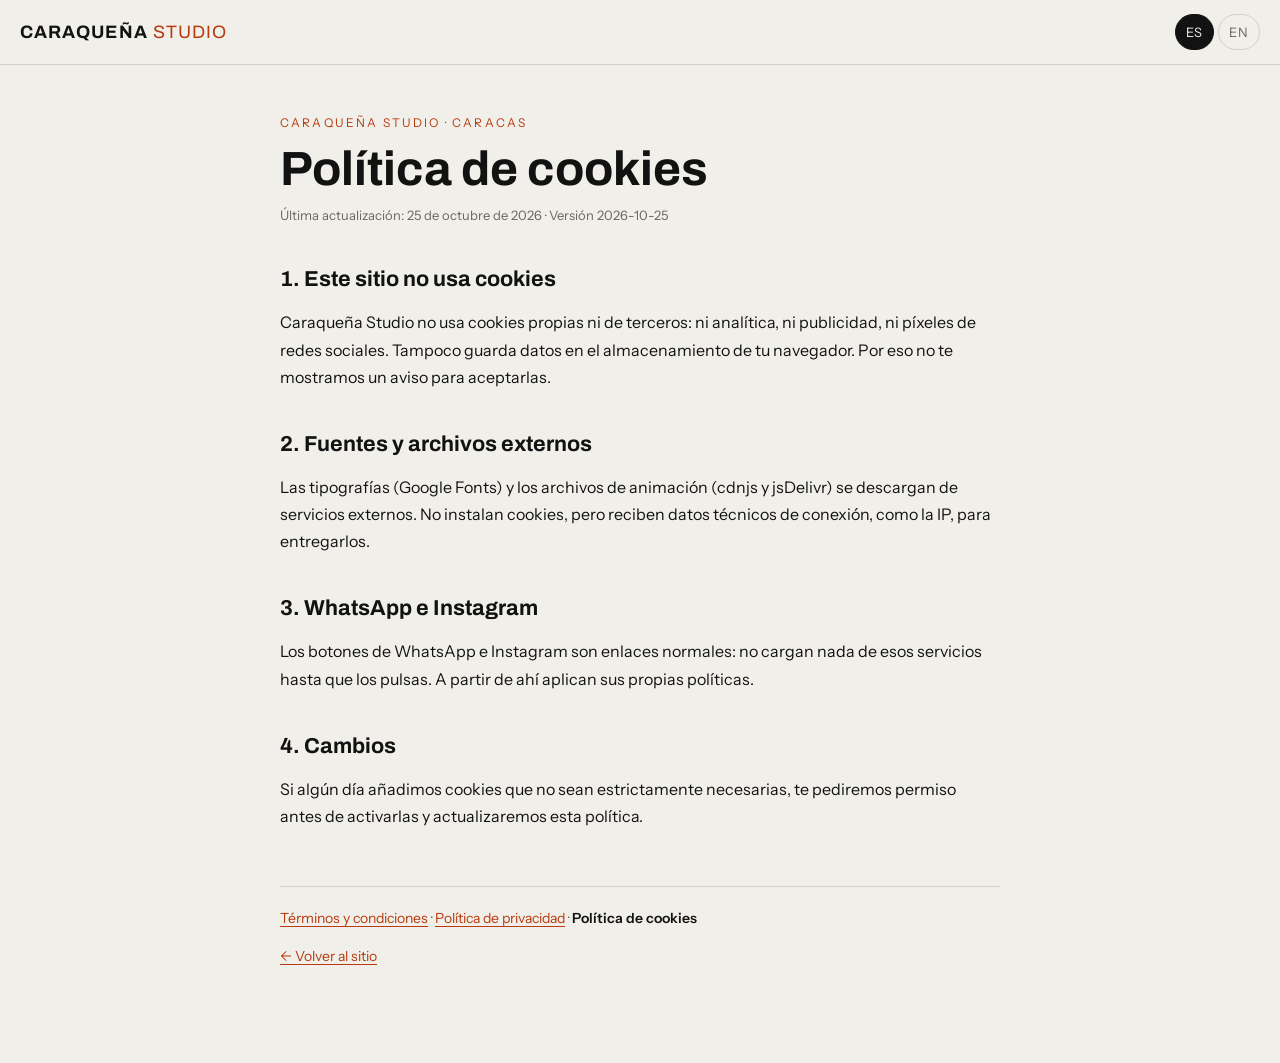
<file: cookies.html>
<!DOCTYPE html>
<html lang="es">
<head>
<meta charset="UTF-8">
<meta name="viewport" content="width=device-width, initial-scale=1">
<title>Política de cookies — Caraqueña Studio</title>
<meta name="description" content="Caraqueña Studio no usa cookies ni guarda datos en tu navegador.">
<meta name="robots" content="noindex, follow">
<link rel="icon" href="img/favicon.svg" type="image/svg+xml">
<link rel="icon" href="img/favicon-32.png" sizes="32x32" type="image/png">
<link rel="icon" href="img/favicon-48.png" sizes="48x48" type="image/png">
<link rel="icon" href="img/favicon-192.png" sizes="192x192" type="image/png">
<link rel="preconnect" href="https://fonts.googleapis.com">
<link rel="preconnect" href="https://fonts.gstatic.com" crossorigin>
<link href="https://fonts.googleapis.com/css2?family=Archivo:wght@500;700&family=Instrument+Sans:wght@400;500;600&display=swap" rel="stylesheet">
<style>
:root { --bg: #F1EFEA; --ink: #121212; --muted: #6B675F; --accent: #B83A0E; --line: rgba(18,18,18,.14); --card: #E7E4DD; }
*, *::before, *::after { box-sizing: border-box; }
html { -webkit-text-size-adjust: 100%; }
body { margin: 0; background: var(--bg); color: var(--ink); font-family: 'Instrument Sans', system-ui, sans-serif; font-size: 16px; line-height: 1.7; }
.lg-top { position: sticky; top: 0; z-index: 2; display: flex; align-items: center; justify-content: space-between; gap: 16px; padding: 14px 20px; background: var(--bg); border-bottom: 1px solid var(--line); }
.lg-brand { font-family: 'Archivo', system-ui, sans-serif; font-size: 18px; letter-spacing: 0.06em; text-transform: uppercase; color: var(--ink); text-decoration: none; font-weight: 700; }
.lg-lang { display: flex; gap: 4px; }
.lg-lang button { font: inherit; font-size: 13px; letter-spacing: 0.08em; padding: 6px 10px; border: 1px solid var(--line); background: transparent; color: var(--muted); border-radius: 999px; cursor: pointer; }
.lg-lang button[aria-pressed="true"] { background: var(--ink); color: var(--bg); border-color: var(--ink); }
main { max-width: 760px; margin: 0 auto; padding: 48px 20px 80px; }
.lg-kicker { margin: 0; font-size: 12px; letter-spacing: 0.18em; text-transform: uppercase; color: var(--accent); }
h1 { font-family: 'Archivo', system-ui, sans-serif; font-weight: 700; font-size: clamp(2rem, 1.4rem + 2.6vw, 3rem); line-height: 1.1; margin: 10px 0 8px; }
h2 { font-family: 'Archivo', system-ui, sans-serif; font-weight: 700; font-size: 1.35rem; line-height: 1.25; margin: 40px 0 10px; }
.lg-meta span { white-space: nowrap; }
.lg-meta { margin: 0 0 24px; font-size: 13px; color: var(--muted); }
p, li { color: var(--ink); }
ul { padding-left: 1.2em; }
li { margin: 6px 0; }
a { color: var(--accent); text-underline-offset: 3px; }
.lg-table { overflow-x: auto; margin: 12px 0; border: 1px solid var(--line); border-radius: 10px; }
table { width: 100%; border-collapse: collapse; font-size: 14px; }
th, td { text-align: left; vertical-align: top; padding: 10px 12px; border-bottom: 1px solid var(--line); }
th { background: var(--card); font-weight: 600; }
tr:last-child td { border-bottom: 0; }
.lg-docs { margin-top: 56px; padding-top: 20px; border-top: 1px solid var(--line); font-size: 14px; color: var(--muted); }
.lg-docs a[aria-current] { color: var(--ink); text-decoration: none; font-weight: 600; }
.lg-back { font-size: 14px; }
:focus-visible { outline: 2px solid var(--accent); outline-offset: 2px; }
</style>
</head>
<body>
<header class="lg-top"><a class="lg-brand" href="index.html" data-home-en="index-en.html">Caraqueña <span style="color:#B83A0E;font-weight:400">studio</span></a><div class="lg-lang" role="group" aria-label="Idioma / Language"><button type="button" data-lc="es">ES</button><button type="button" data-lc="en">EN</button></div></header>
<main>
<article data-lang="es" lang="es">
  <p class="lg-kicker">Caraqueña Studio · Caracas</p>
  <h1>Política de cookies</h1>
  <p class="lg-meta"><span>Última actualización: 25 de octubre de 2026</span> · <span>Versión 2026-10-25</span></p>
  <div class="lg-intro"></div>
  <section><h2>1. Este sitio no usa cookies</h2><p>Caraqueña Studio no usa cookies propias ni de terceros: ni analítica, ni publicidad, ni píxeles de redes sociales. Tampoco guarda datos en el almacenamiento de tu navegador. Por eso no te mostramos un aviso para aceptarlas.</p></section><section><h2>2. Fuentes y archivos externos</h2><p>Las tipografías (Google Fonts) y los archivos de animación (cdnjs y jsDelivr) se descargan de servicios externos. No instalan cookies, pero reciben datos técnicos de conexión, como la IP, para entregarlos.</p></section><section><h2>3. WhatsApp e Instagram</h2><p>Los botones de WhatsApp e Instagram son enlaces normales: no cargan nada de esos servicios hasta que los pulsas. A partir de ahí aplican sus propias políticas.</p></section><section><h2>4. Cambios</h2><p>Si algún día añadimos cookies que no sean estrictamente necesarias, te pediremos permiso antes de activarlas y actualizaremos esta política.</p></section>
  <nav class="lg-docs" aria-label="Legal"><a href="terminos.html">Términos y condiciones</a> · <a href="privacidad.html">Política de privacidad</a> · <a href="cookies.html" aria-current="page">Política de cookies</a></nav>
  <p class="lg-back"><a href="index.html">← Volver al sitio</a></p>
</article><article data-lang="en" hidden lang="en">
  <p class="lg-kicker">Caraqueña Studio · Caracas</p>
  <h1>Cookie policy</h1>
  <p class="lg-meta"><span>Last updated: October 25, 2026</span> · <span>Version 2026-10-25</span></p>
  <div class="lg-intro"><p>The Spanish version prevails in case of discrepancy.</p></div>
  <section><h2>1. This site uses no cookies</h2><p>Caraqueña Studio uses no first-party or third-party cookies: no analytics, advertising or social media pixels. It does not store data in your browser's storage either. That is why we do not show you a banner to accept them.</p></section><section><h2>2. External fonts and files</h2><p>The fonts (Google Fonts) and animation files (cdnjs and jsDelivr) are downloaded from external services. They set no cookies but receive technical connection data, such as your IP, to deliver them.</p></section><section><h2>3. WhatsApp and Instagram</h2><p>The WhatsApp and Instagram buttons are plain links: nothing from those services loads until you tap them. From then on, their own policies apply.</p></section><section><h2>4. Changes</h2><p>If we ever add cookies that are not strictly necessary, we will ask for your permission before enabling them and update this policy.</p></section>
  <nav class="lg-docs" aria-label="Legal"><a href="terminos.html">Terms and conditions</a> · <a href="privacidad.html">Privacy policy</a> · <a href="cookies.html" aria-current="page">Cookie policy</a></nav>
  <p class="lg-back"><a href="index-en.html">← Back to the site</a></p>
</article>
</main>
<script>
(function () {
  var KEY = '', titles = {'es': 'Política de cookies — Caraqueña Studio', 'en': 'Cookie policy — Caraqueña Studio'};
  function setLang(l, save) {
    if (!titles[l]) l = 'es';
    document.querySelectorAll('article[data-lang]').forEach(function (a) { a.hidden = a.dataset.lang !== l; });
    document.querySelectorAll('.lg-lang button').forEach(function (b) { b.setAttribute('aria-pressed', b.dataset.lc === l); });
    document.documentElement.lang = l; document.title = titles[l];
    var home = document.querySelector('.lg-brand'); if (home && home.dataset.homeEn) home.href = l === 'en' ? home.dataset.homeEn : 'index.html';
    if (!KEY) document.querySelectorAll('.lg-docs a').forEach(function (a) { a.href = a.getAttribute('href').split('?')[0] + (l === 'es' ? '' : '?lang=' + l); });
    if (save && KEY) { try { localStorage.setItem(KEY, l); } catch (e) {} }
  }
  var q = new URLSearchParams(location.search).get('lang'), saved = null;
  if (KEY) { try { saved = localStorage.getItem(KEY); } catch (e) {} }
  setLang(q || saved || 'es', !!q);
  document.querySelectorAll('.lg-lang button').forEach(function (b) {
    b.addEventListener('click', function () { setLang(b.dataset.lc, true); });
  });
})();
</script>
</body>
</html>
</file>
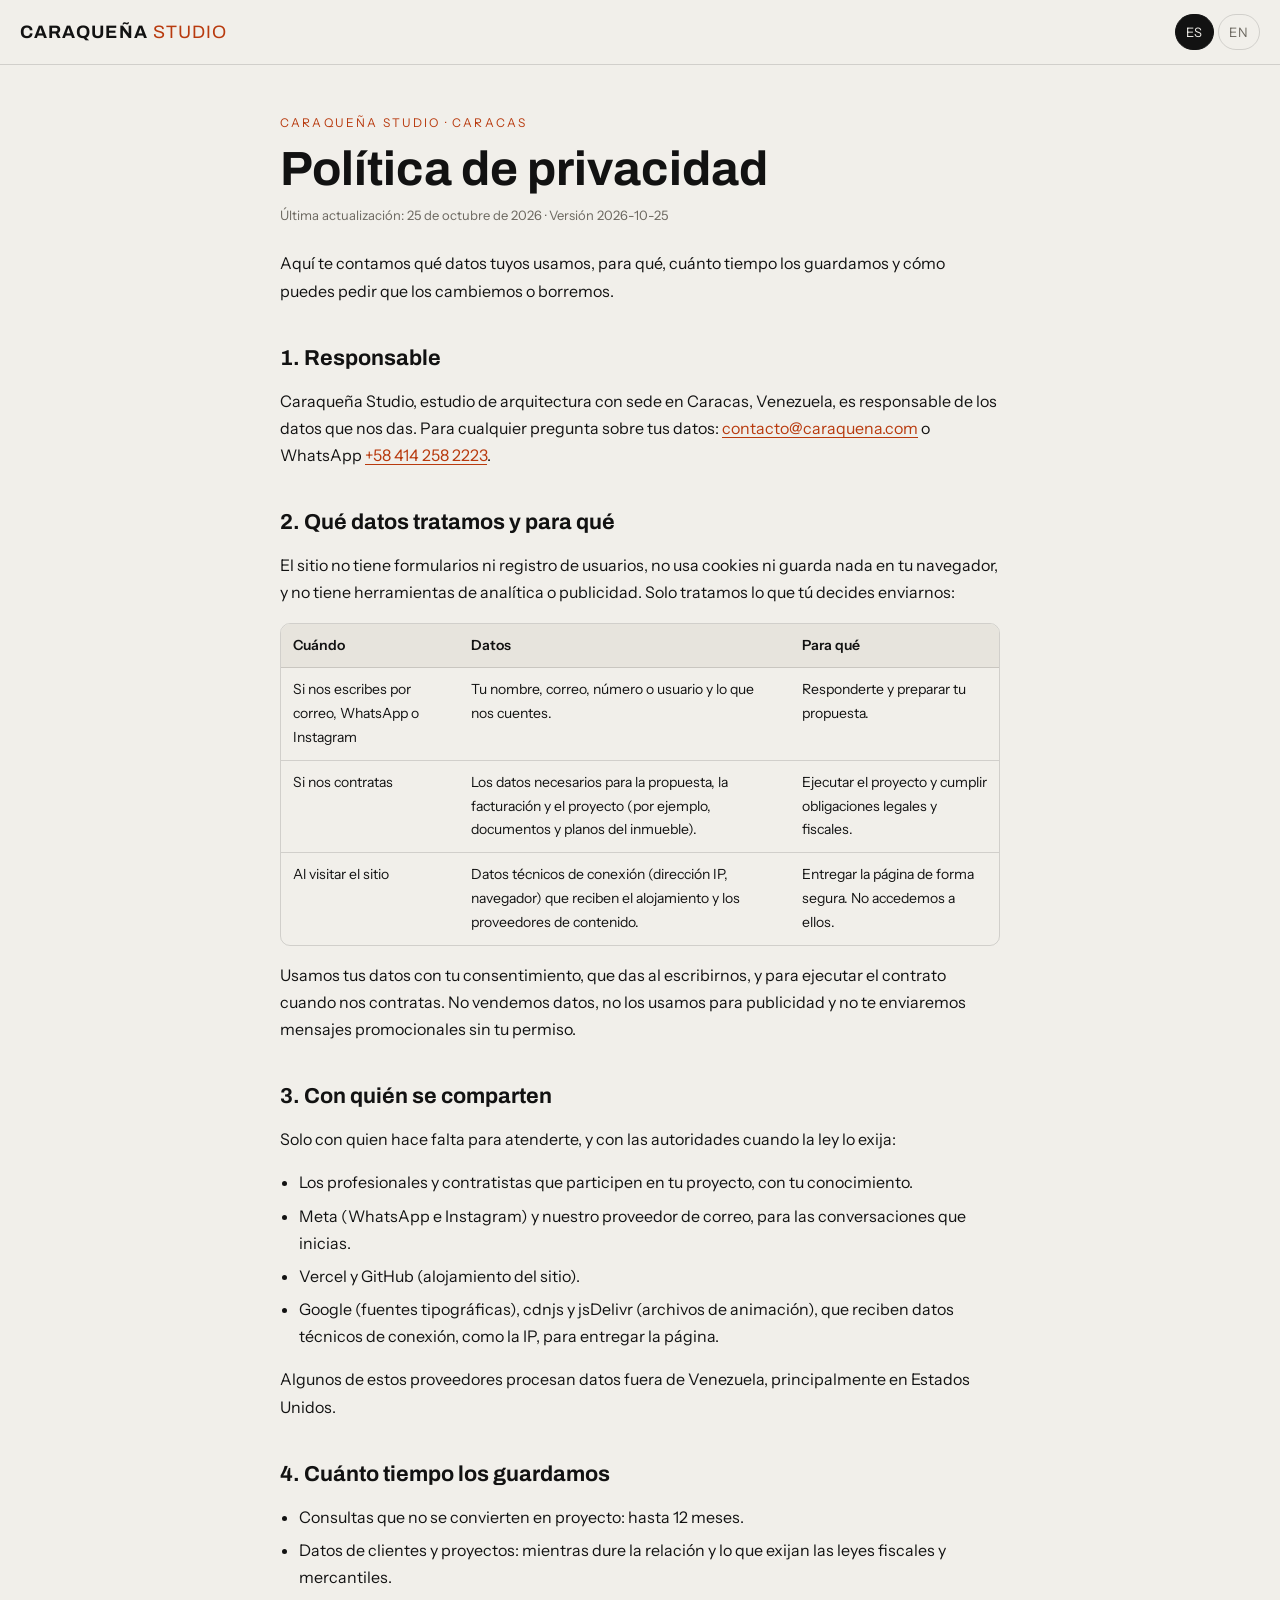
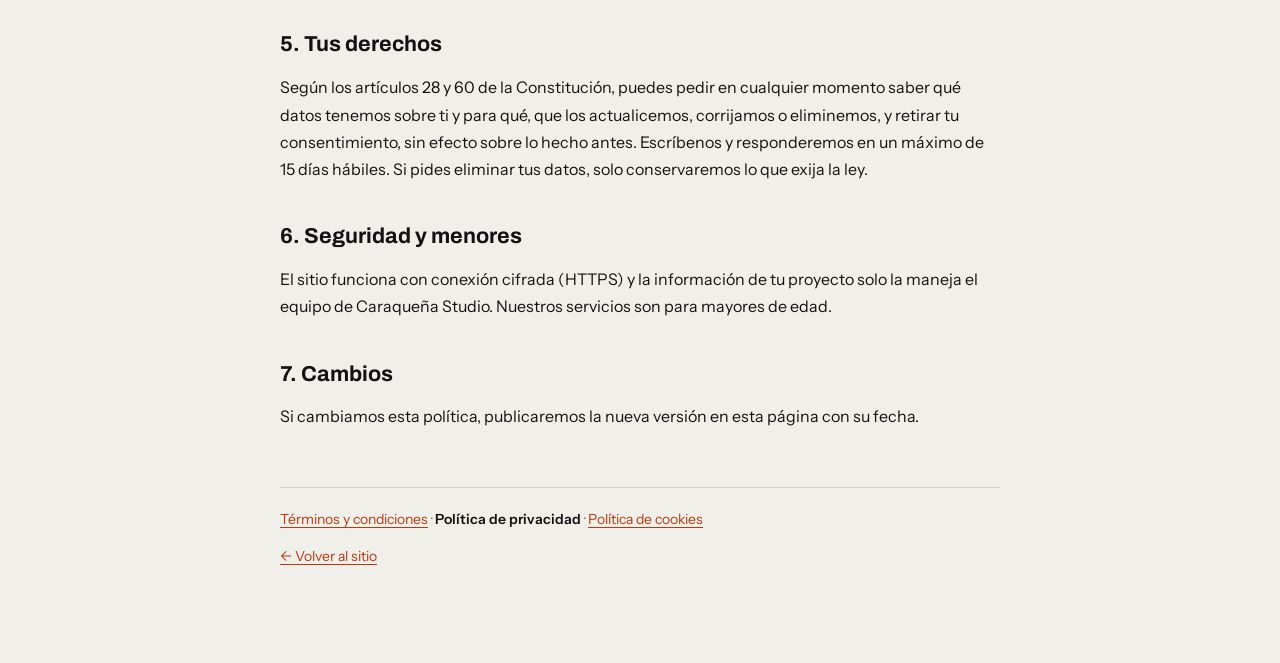
<file: privacidad.html>
<!DOCTYPE html>
<html lang="es">
<head>
<meta charset="UTF-8">
<meta name="viewport" content="width=device-width, initial-scale=1">
<title>Política de privacidad — Caraqueña Studio</title>
<meta name="description" content="Qué datos trata Caraqueña Studio, para qué, con quién se comparten y cómo ejercer tus derechos.">
<meta name="robots" content="noindex, follow">
<link rel="icon" href="img/favicon.svg" type="image/svg+xml">
<link rel="icon" href="img/favicon-32.png" sizes="32x32" type="image/png">
<link rel="icon" href="img/favicon-48.png" sizes="48x48" type="image/png">
<link rel="icon" href="img/favicon-192.png" sizes="192x192" type="image/png">
<link rel="preconnect" href="https://fonts.googleapis.com">
<link rel="preconnect" href="https://fonts.gstatic.com" crossorigin>
<link href="https://fonts.googleapis.com/css2?family=Archivo:wght@500;700&family=Instrument+Sans:wght@400;500;600&display=swap" rel="stylesheet">
<style>
:root { --bg: #F1EFEA; --ink: #121212; --muted: #6B675F; --accent: #B83A0E; --line: rgba(18,18,18,.14); --card: #E7E4DD; }
*, *::before, *::after { box-sizing: border-box; }
html { -webkit-text-size-adjust: 100%; }
body { margin: 0; background: var(--bg); color: var(--ink); font-family: 'Instrument Sans', system-ui, sans-serif; font-size: 16px; line-height: 1.7; }
.lg-top { position: sticky; top: 0; z-index: 2; display: flex; align-items: center; justify-content: space-between; gap: 16px; padding: 14px 20px; background: var(--bg); border-bottom: 1px solid var(--line); }
.lg-brand { font-family: 'Archivo', system-ui, sans-serif; font-size: 18px; letter-spacing: 0.06em; text-transform: uppercase; color: var(--ink); text-decoration: none; font-weight: 700; }
.lg-lang { display: flex; gap: 4px; }
.lg-lang button { font: inherit; font-size: 13px; letter-spacing: 0.08em; padding: 6px 10px; border: 1px solid var(--line); background: transparent; color: var(--muted); border-radius: 999px; cursor: pointer; }
.lg-lang button[aria-pressed="true"] { background: var(--ink); color: var(--bg); border-color: var(--ink); }
main { max-width: 760px; margin: 0 auto; padding: 48px 20px 80px; }
.lg-kicker { margin: 0; font-size: 12px; letter-spacing: 0.18em; text-transform: uppercase; color: var(--accent); }
h1 { font-family: 'Archivo', system-ui, sans-serif; font-weight: 700; font-size: clamp(2rem, 1.4rem + 2.6vw, 3rem); line-height: 1.1; margin: 10px 0 8px; }
h2 { font-family: 'Archivo', system-ui, sans-serif; font-weight: 700; font-size: 1.35rem; line-height: 1.25; margin: 40px 0 10px; }
.lg-meta span { white-space: nowrap; }
.lg-meta { margin: 0 0 24px; font-size: 13px; color: var(--muted); }
p, li { color: var(--ink); }
ul { padding-left: 1.2em; }
li { margin: 6px 0; }
a { color: var(--accent); text-underline-offset: 3px; }
.lg-table { overflow-x: auto; margin: 12px 0; border: 1px solid var(--line); border-radius: 10px; }
table { width: 100%; border-collapse: collapse; font-size: 14px; }
th, td { text-align: left; vertical-align: top; padding: 10px 12px; border-bottom: 1px solid var(--line); }
th { background: var(--card); font-weight: 600; }
tr:last-child td { border-bottom: 0; }
.lg-docs { margin-top: 56px; padding-top: 20px; border-top: 1px solid var(--line); font-size: 14px; color: var(--muted); }
.lg-docs a[aria-current] { color: var(--ink); text-decoration: none; font-weight: 600; }
.lg-back { font-size: 14px; }
:focus-visible { outline: 2px solid var(--accent); outline-offset: 2px; }
</style>
</head>
<body>
<header class="lg-top"><a class="lg-brand" href="index.html" data-home-en="index-en.html">Caraqueña <span style="color:#B83A0E;font-weight:400">studio</span></a><div class="lg-lang" role="group" aria-label="Idioma / Language"><button type="button" data-lc="es">ES</button><button type="button" data-lc="en">EN</button></div></header>
<main>
<article data-lang="es" lang="es">
  <p class="lg-kicker">Caraqueña Studio · Caracas</p>
  <h1>Política de privacidad</h1>
  <p class="lg-meta"><span>Última actualización: 25 de octubre de 2026</span> · <span>Versión 2026-10-25</span></p>
  <div class="lg-intro"><p>Aquí te contamos qué datos tuyos usamos, para qué, cuánto tiempo los guardamos y cómo puedes pedir que los cambiemos o borremos.</p></div>
  <section><h2>1. Responsable</h2><p>Caraqueña Studio, estudio de arquitectura con sede en Caracas, Venezuela, es responsable de los datos que nos das. Para cualquier pregunta sobre tus datos: <a href="mailto:contacto@caraquena.com">contacto@caraquena.com</a> o WhatsApp <a href="https://wa.me/584142582223">+58 414 258 2223</a>.</p></section><section><h2>2. Qué datos tratamos y para qué</h2><p>El sitio no tiene formularios ni registro de usuarios, no usa cookies ni guarda nada en tu navegador, y no tiene herramientas de analítica o publicidad. Solo tratamos lo que tú decides enviarnos:</p><div class="lg-table"><table><thead><tr><th>Cuándo</th><th>Datos</th><th>Para qué</th></tr></thead><tbody><tr><td>Si nos escribes por correo, WhatsApp o Instagram</td><td>Tu nombre, correo, número o usuario y lo que nos cuentes.</td><td>Responderte y preparar tu propuesta.</td></tr><tr><td>Si nos contratas</td><td>Los datos necesarios para la propuesta, la facturación y el proyecto (por ejemplo, documentos y planos del inmueble).</td><td>Ejecutar el proyecto y cumplir obligaciones legales y fiscales.</td></tr><tr><td>Al visitar el sitio</td><td>Datos técnicos de conexión (dirección IP, navegador) que reciben el alojamiento y los proveedores de contenido.</td><td>Entregar la página de forma segura. No accedemos a ellos.</td></tr></tbody></table></div><p>Usamos tus datos con tu consentimiento, que das al escribirnos, y para ejecutar el contrato cuando nos contratas. No vendemos datos, no los usamos para publicidad y no te enviaremos mensajes promocionales sin tu permiso.</p></section><section><h2>3. Con quién se comparten</h2><p>Solo con quien hace falta para atenderte, y con las autoridades cuando la ley lo exija:</p><ul><li>Los profesionales y contratistas que participen en tu proyecto, con tu conocimiento.</li><li>Meta (WhatsApp e Instagram) y nuestro proveedor de correo, para las conversaciones que inicias.</li><li>Vercel y GitHub (alojamiento del sitio).</li><li>Google (fuentes tipográficas), cdnjs y jsDelivr (archivos de animación), que reciben datos técnicos de conexión, como la IP, para entregar la página.</li></ul><p>Algunos de estos proveedores procesan datos fuera de Venezuela, principalmente en Estados Unidos.</p></section><section><h2>4. Cuánto tiempo los guardamos</h2><ul><li>Consultas que no se convierten en proyecto: hasta 12 meses.</li><li>Datos de clientes y proyectos: mientras dure la relación y lo que exijan las leyes fiscales y mercantiles.</li></ul></section><section><h2>5. Tus derechos</h2><p>Según los artículos 28 y 60 de la Constitución, puedes pedir en cualquier momento saber qué datos tenemos sobre ti y para qué, que los actualicemos, corrijamos o eliminemos, y retirar tu consentimiento, sin efecto sobre lo hecho antes. Escríbenos y responderemos en un máximo de 15 días hábiles. Si pides eliminar tus datos, solo conservaremos lo que exija la ley.</p></section><section><h2>6. Seguridad y menores</h2><p>El sitio funciona con conexión cifrada (HTTPS) y la información de tu proyecto solo la maneja el equipo de Caraqueña Studio. Nuestros servicios son para mayores de edad.</p></section><section><h2>7. Cambios</h2><p>Si cambiamos esta política, publicaremos la nueva versión en esta página con su fecha.</p></section>
  <nav class="lg-docs" aria-label="Legal"><a href="terminos.html">Términos y condiciones</a> · <a href="privacidad.html" aria-current="page">Política de privacidad</a> · <a href="cookies.html">Política de cookies</a></nav>
  <p class="lg-back"><a href="index.html">← Volver al sitio</a></p>
</article><article data-lang="en" hidden lang="en">
  <p class="lg-kicker">Caraqueña Studio · Caracas</p>
  <h1>Privacy policy</h1>
  <p class="lg-meta"><span>Last updated: October 25, 2026</span> · <span>Version 2026-10-25</span></p>
  <div class="lg-intro"><p>Here we explain what data of yours we use, why, how long we keep it and how you can ask us to change or delete it. The Spanish version prevails in case of discrepancy.</p></div>
  <section><h2>1. Controller</h2><p>Caraqueña Studio, an architecture studio based in Caracas, Venezuela, is responsible for the data you give us. For any question about your data: <a href="mailto:contacto@caraquena.com">contacto@caraquena.com</a> or WhatsApp <a href="https://wa.me/584142582223">+58 414 258 2223</a>.</p></section><section><h2>2. What data we process and why</h2><p>The site has no forms or user accounts, uses no cookies and stores nothing in your browser, and has no analytics or advertising tools. We only process what you choose to send us:</p><div class="lg-table"><table><thead><tr><th>When</th><th>Data</th><th>Purpose</th></tr></thead><tbody><tr><td>If you write to us by email, WhatsApp or Instagram</td><td>Your name, email, number or username and what you tell us.</td><td>Answer you and prepare your proposal.</td></tr><tr><td>If you hire us</td><td>The data needed for the proposal, invoicing and the project (for example, property documents and plans).</td><td>Carry out the project and meet legal and tax obligations.</td></tr><tr><td>When you visit the site</td><td>Technical connection data (IP address, browser) received by the hosting and content providers.</td><td>Deliver the page securely. We do not access it.</td></tr></tbody></table></div><p>We use your data with your consent, which you give by writing to us, and to perform the contract when you hire us. We do not sell data, use it for advertising or send you promotional messages without your permission.</p></section><section><h2>3. Who we share it with</h2><p>Only with those needed to serve you, and with authorities when required by law:</p><ul><li>The professionals and contractors involved in your project, with your knowledge.</li><li>Meta (WhatsApp and Instagram) and our email provider, for the conversations you start.</li><li>Vercel and GitHub (site hosting).</li><li>Google (fonts), cdnjs and jsDelivr (animation files), which receive technical connection data, such as your IP, to deliver the page.</li></ul><p>Some of these providers process data outside Venezuela, mainly in the United States.</p></section><section><h2>4. How long we keep it</h2><ul><li>Inquiries that do not become a project: up to 12 months.</li><li>Client and project data: for the duration of the relationship and as long as tax and commercial law requires.</li></ul></section><section><h2>5. Your rights</h2><p>Under articles 28 and 60 of the Venezuelan Constitution, you may at any time ask what data we hold about you and why, have it updated, corrected or deleted, and withdraw your consent, without affecting what was done before. Write to us and we will reply within 15 business days. If you ask us to delete your data, we will only keep what the law requires.</p></section><section><h2>6. Security and minors</h2><p>The site uses an encrypted connection (HTTPS) and your project information is handled only by the Caraqueña Studio team. Our services are for adults.</p></section><section><h2>7. Changes</h2><p>If we change this policy, we will publish the new version on this page with its date.</p></section>
  <nav class="lg-docs" aria-label="Legal"><a href="terminos.html">Terms and conditions</a> · <a href="privacidad.html" aria-current="page">Privacy policy</a> · <a href="cookies.html">Cookie policy</a></nav>
  <p class="lg-back"><a href="index-en.html">← Back to the site</a></p>
</article>
</main>
<script>
(function () {
  var KEY = '', titles = {'es': 'Política de privacidad — Caraqueña Studio', 'en': 'Privacy policy — Caraqueña Studio'};
  function setLang(l, save) {
    if (!titles[l]) l = 'es';
    document.querySelectorAll('article[data-lang]').forEach(function (a) { a.hidden = a.dataset.lang !== l; });
    document.querySelectorAll('.lg-lang button').forEach(function (b) { b.setAttribute('aria-pressed', b.dataset.lc === l); });
    document.documentElement.lang = l; document.title = titles[l];
    var home = document.querySelector('.lg-brand'); if (home && home.dataset.homeEn) home.href = l === 'en' ? home.dataset.homeEn : 'index.html';
    if (!KEY) document.querySelectorAll('.lg-docs a').forEach(function (a) { a.href = a.getAttribute('href').split('?')[0] + (l === 'es' ? '' : '?lang=' + l); });
    if (save && KEY) { try { localStorage.setItem(KEY, l); } catch (e) {} }
  }
  var q = new URLSearchParams(location.search).get('lang'), saved = null;
  if (KEY) { try { saved = localStorage.getItem(KEY); } catch (e) {} }
  setLang(q || saved || 'es', !!q);
  document.querySelectorAll('.lg-lang button').forEach(function (b) {
    b.addEventListener('click', function () { setLang(b.dataset.lc, true); });
  });
})();
</script>
</body>
</html>
</file>
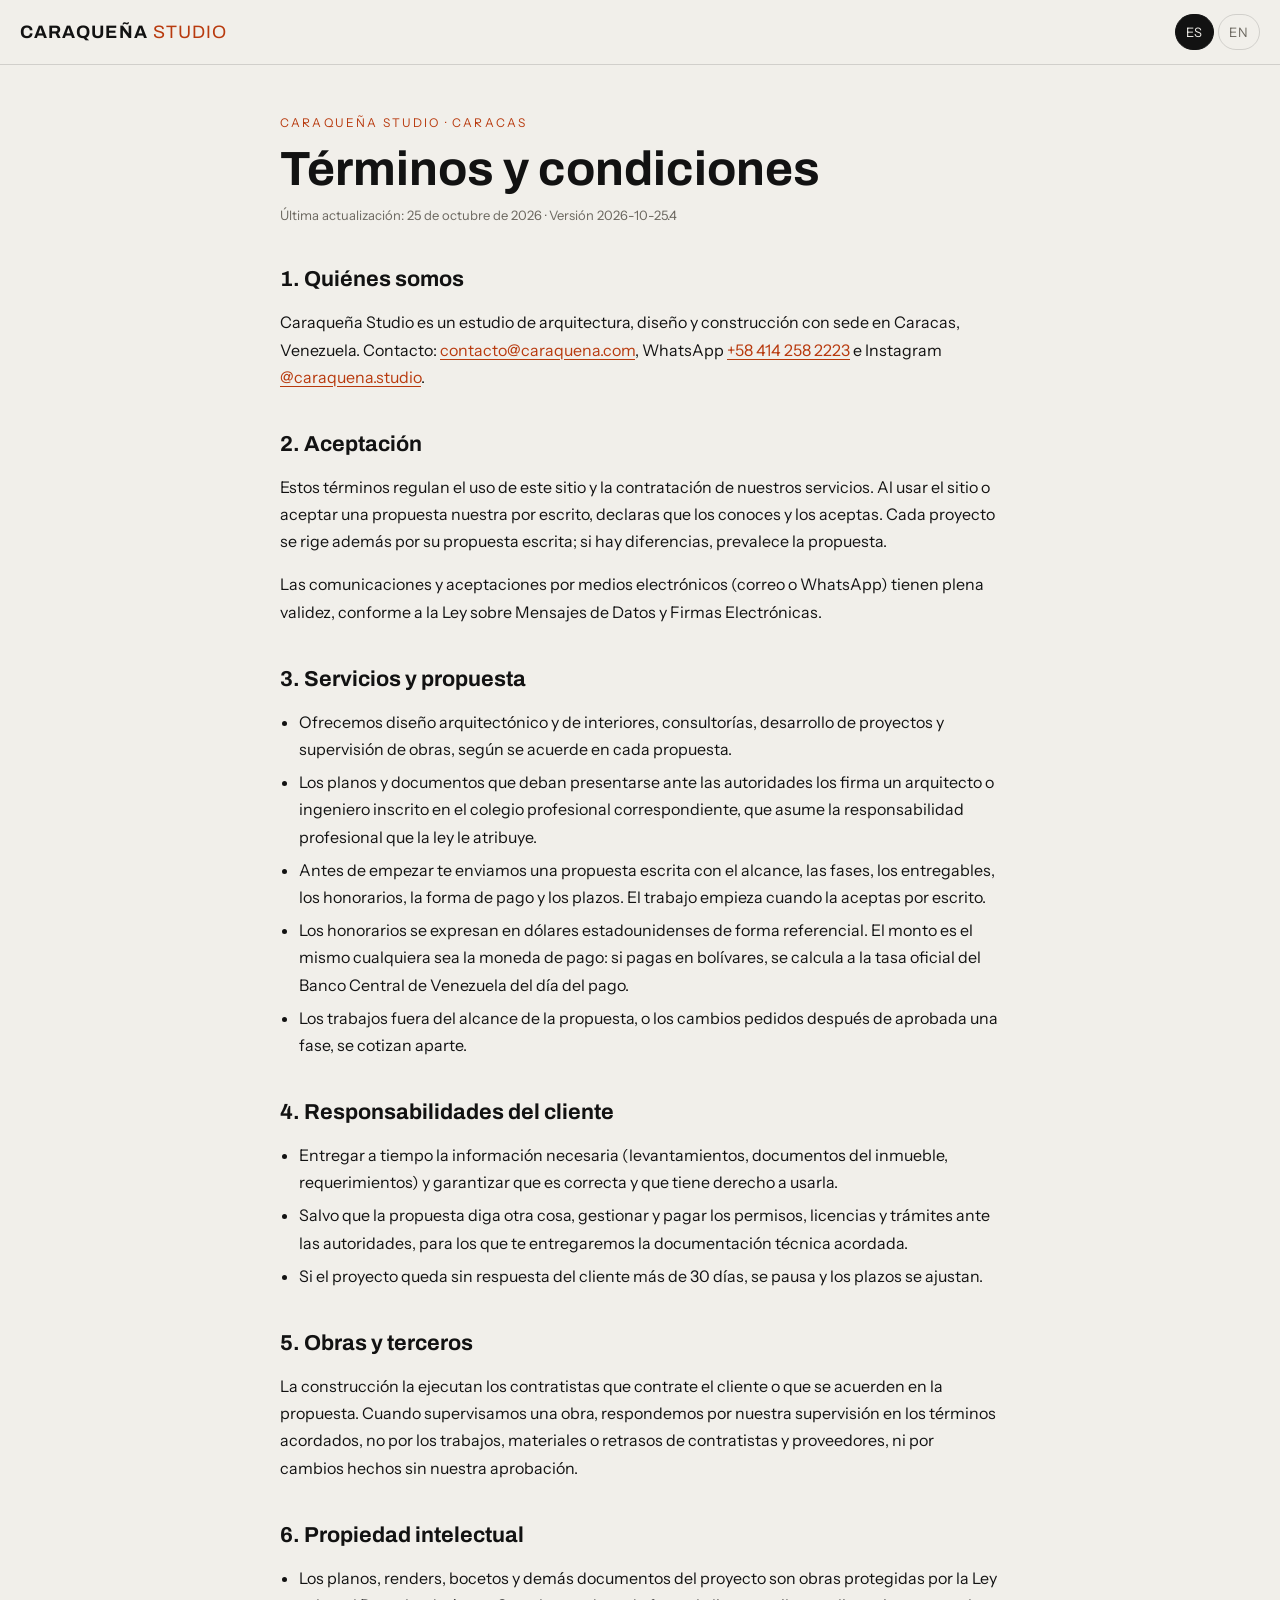
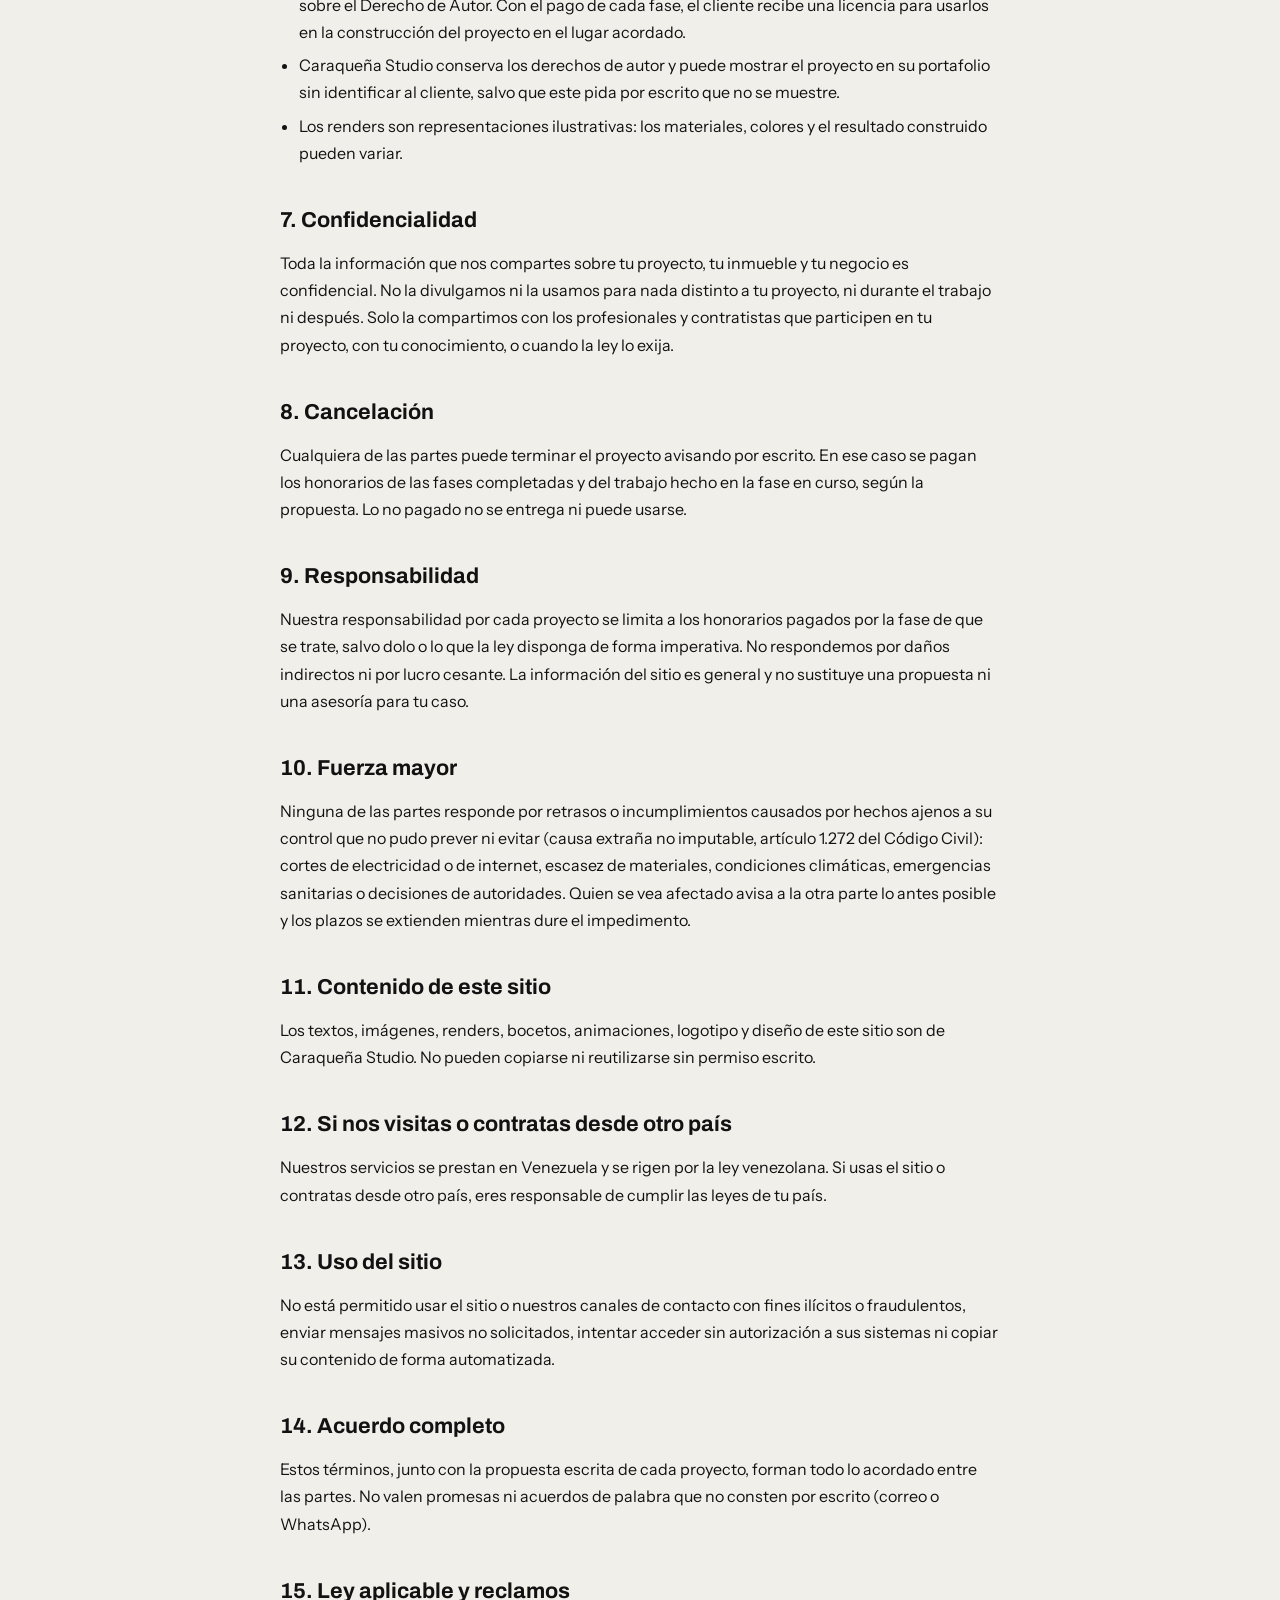
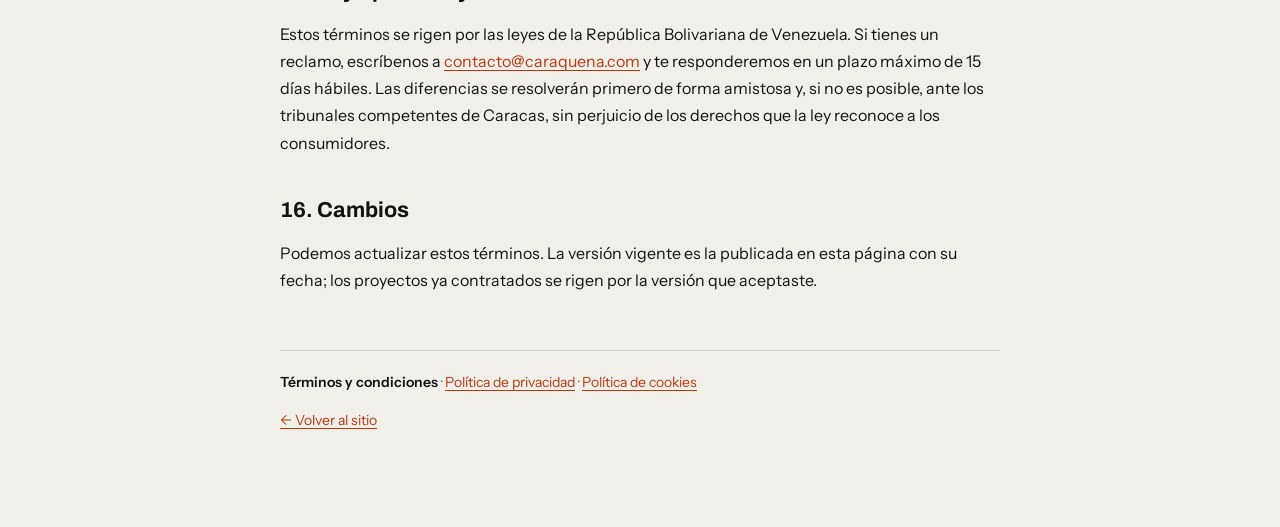
<file: terminos.html>
<!DOCTYPE html>
<html lang="es">
<head>
<meta charset="UTF-8">
<meta name="viewport" content="width=device-width, initial-scale=1">
<title>Términos y condiciones — Caraqueña Studio</title>
<meta name="description" content="Condiciones de uso del sitio de Caraqueña Studio y de la contratación de servicios de arquitectura, diseño y construcción.">
<meta name="robots" content="noindex, follow">
<link rel="icon" href="img/favicon.svg" type="image/svg+xml">
<link rel="icon" href="img/favicon-32.png" sizes="32x32" type="image/png">
<link rel="icon" href="img/favicon-48.png" sizes="48x48" type="image/png">
<link rel="icon" href="img/favicon-192.png" sizes="192x192" type="image/png">
<link rel="preconnect" href="https://fonts.googleapis.com">
<link rel="preconnect" href="https://fonts.gstatic.com" crossorigin>
<link href="https://fonts.googleapis.com/css2?family=Archivo:wght@500;700&family=Instrument+Sans:wght@400;500;600&display=swap" rel="stylesheet">
<style>
:root { --bg: #F1EFEA; --ink: #121212; --muted: #6B675F; --accent: #B83A0E; --line: rgba(18,18,18,.14); --card: #E7E4DD; }
*, *::before, *::after { box-sizing: border-box; }
html { -webkit-text-size-adjust: 100%; }
body { margin: 0; background: var(--bg); color: var(--ink); font-family: 'Instrument Sans', system-ui, sans-serif; font-size: 16px; line-height: 1.7; }
.lg-top { position: sticky; top: 0; z-index: 2; display: flex; align-items: center; justify-content: space-between; gap: 16px; padding: 14px 20px; background: var(--bg); border-bottom: 1px solid var(--line); }
.lg-brand { font-family: 'Archivo', system-ui, sans-serif; font-size: 18px; letter-spacing: 0.06em; text-transform: uppercase; color: var(--ink); text-decoration: none; font-weight: 700; }
.lg-lang { display: flex; gap: 4px; }
.lg-lang button { font: inherit; font-size: 13px; letter-spacing: 0.08em; padding: 6px 10px; border: 1px solid var(--line); background: transparent; color: var(--muted); border-radius: 999px; cursor: pointer; }
.lg-lang button[aria-pressed="true"] { background: var(--ink); color: var(--bg); border-color: var(--ink); }
main { max-width: 760px; margin: 0 auto; padding: 48px 20px 80px; }
.lg-kicker { margin: 0; font-size: 12px; letter-spacing: 0.18em; text-transform: uppercase; color: var(--accent); }
h1 { font-family: 'Archivo', system-ui, sans-serif; font-weight: 700; font-size: clamp(2rem, 1.4rem + 2.6vw, 3rem); line-height: 1.1; margin: 10px 0 8px; }
h2 { font-family: 'Archivo', system-ui, sans-serif; font-weight: 700; font-size: 1.35rem; line-height: 1.25; margin: 40px 0 10px; }
.lg-meta span { white-space: nowrap; }
.lg-meta { margin: 0 0 24px; font-size: 13px; color: var(--muted); }
p, li { color: var(--ink); }
ul { padding-left: 1.2em; }
li { margin: 6px 0; }
a { color: var(--accent); text-underline-offset: 3px; }
.lg-table { overflow-x: auto; margin: 12px 0; border: 1px solid var(--line); border-radius: 10px; }
table { width: 100%; border-collapse: collapse; font-size: 14px; }
th, td { text-align: left; vertical-align: top; padding: 10px 12px; border-bottom: 1px solid var(--line); }
th { background: var(--card); font-weight: 600; }
tr:last-child td { border-bottom: 0; }
.lg-docs { margin-top: 56px; padding-top: 20px; border-top: 1px solid var(--line); font-size: 14px; color: var(--muted); }
.lg-docs a[aria-current] { color: var(--ink); text-decoration: none; font-weight: 600; }
.lg-back { font-size: 14px; }
:focus-visible { outline: 2px solid var(--accent); outline-offset: 2px; }
</style>
</head>
<body>
<header class="lg-top"><a class="lg-brand" href="index.html" data-home-en="index-en.html">Caraqueña <span style="color:#B83A0E;font-weight:400">studio</span></a><div class="lg-lang" role="group" aria-label="Idioma / Language"><button type="button" data-lc="es">ES</button><button type="button" data-lc="en">EN</button></div></header>
<main>
<article data-lang="es" lang="es">
  <p class="lg-kicker">Caraqueña Studio · Caracas</p>
  <h1>Términos y condiciones</h1>
  <p class="lg-meta"><span>Última actualización: 25 de octubre de 2026</span> · <span>Versión 2026-10-25.4</span></p>
  <div class="lg-intro"></div>
  <section><h2>1. Quiénes somos</h2><p>Caraqueña Studio es un estudio de arquitectura, diseño y construcción con sede en Caracas, Venezuela. Contacto: <a href="mailto:contacto@caraquena.com">contacto@caraquena.com</a>, WhatsApp <a href="https://wa.me/584142582223">+58 414 258 2223</a> e Instagram <a href="https://www.instagram.com/caraquena.studio" rel="noopener">@caraquena.studio</a>.</p></section><section><h2>2. Aceptación</h2><p>Estos términos regulan el uso de este sitio y la contratación de nuestros servicios. Al usar el sitio o aceptar una propuesta nuestra por escrito, declaras que los conoces y los aceptas. Cada proyecto se rige además por su propuesta escrita; si hay diferencias, prevalece la propuesta.</p><p>Las comunicaciones y aceptaciones por medios electrónicos (correo o WhatsApp) tienen plena validez, conforme a la Ley sobre Mensajes de Datos y Firmas Electrónicas.</p></section><section><h2>3. Servicios y propuesta</h2><ul><li>Ofrecemos diseño arquitectónico y de interiores, consultorías, desarrollo de proyectos y supervisión de obras, según se acuerde en cada propuesta.</li><li>Los planos y documentos que deban presentarse ante las autoridades los firma un arquitecto o ingeniero inscrito en el colegio profesional correspondiente, que asume la responsabilidad profesional que la ley le atribuye.</li><li>Antes de empezar te enviamos una propuesta escrita con el alcance, las fases, los entregables, los honorarios, la forma de pago y los plazos. El trabajo empieza cuando la aceptas por escrito.</li><li>Los honorarios se expresan en dólares estadounidenses de forma referencial. El monto es el mismo cualquiera sea la moneda de pago: si pagas en bolívares, se calcula a la tasa oficial del Banco Central de Venezuela del día del pago.</li><li>Los trabajos fuera del alcance de la propuesta, o los cambios pedidos después de aprobada una fase, se cotizan aparte.</li></ul></section><section><h2>4. Responsabilidades del cliente</h2><ul><li>Entregar a tiempo la información necesaria (levantamientos, documentos del inmueble, requerimientos) y garantizar que es correcta y que tiene derecho a usarla.</li><li>Salvo que la propuesta diga otra cosa, gestionar y pagar los permisos, licencias y trámites ante las autoridades, para los que te entregaremos la documentación técnica acordada.</li><li>Si el proyecto queda sin respuesta del cliente más de 30 días, se pausa y los plazos se ajustan.</li></ul></section><section><h2>5. Obras y terceros</h2><p>La construcción la ejecutan los contratistas que contrate el cliente o que se acuerden en la propuesta. Cuando supervisamos una obra, respondemos por nuestra supervisión en los términos acordados, no por los trabajos, materiales o retrasos de contratistas y proveedores, ni por cambios hechos sin nuestra aprobación.</p></section><section><h2>6. Propiedad intelectual</h2><ul><li>Los planos, renders, bocetos y demás documentos del proyecto son obras protegidas por la Ley sobre el Derecho de Autor. Con el pago de cada fase, el cliente recibe una licencia para usarlos en la construcción del proyecto en el lugar acordado.</li><li>Caraqueña Studio conserva los derechos de autor y puede mostrar el proyecto en su portafolio sin identificar al cliente, salvo que este pida por escrito que no se muestre.</li><li>Los renders son representaciones ilustrativas: los materiales, colores y el resultado construido pueden variar.</li></ul></section><section><h2>7. Confidencialidad</h2><p>Toda la información que nos compartes sobre tu proyecto, tu inmueble y tu negocio es confidencial. No la divulgamos ni la usamos para nada distinto a tu proyecto, ni durante el trabajo ni después. Solo la compartimos con los profesionales y contratistas que participen en tu proyecto, con tu conocimiento, o cuando la ley lo exija.</p></section><section><h2>8. Cancelación</h2><p>Cualquiera de las partes puede terminar el proyecto avisando por escrito. En ese caso se pagan los honorarios de las fases completadas y del trabajo hecho en la fase en curso, según la propuesta. Lo no pagado no se entrega ni puede usarse.</p></section><section><h2>9. Responsabilidad</h2><p>Nuestra responsabilidad por cada proyecto se limita a los honorarios pagados por la fase de que se trate, salvo dolo o lo que la ley disponga de forma imperativa. No respondemos por daños indirectos ni por lucro cesante. La información del sitio es general y no sustituye una propuesta ni una asesoría para tu caso.</p></section><section><h2>10. Fuerza mayor</h2><p>Ninguna de las partes responde por retrasos o incumplimientos causados por hechos ajenos a su control que no pudo prever ni evitar (causa extraña no imputable, artículo 1.272 del Código Civil): cortes de electricidad o de internet, escasez de materiales, condiciones climáticas, emergencias sanitarias o decisiones de autoridades. Quien se vea afectado avisa a la otra parte lo antes posible y los plazos se extienden mientras dure el impedimento.</p></section><section><h2>11. Contenido de este sitio</h2><p>Los textos, imágenes, renders, bocetos, animaciones, logotipo y diseño de este sitio son de Caraqueña Studio. No pueden copiarse ni reutilizarse sin permiso escrito.</p></section><section><h2>12. Si nos visitas o contratas desde otro país</h2><p>Nuestros servicios se prestan en Venezuela y se rigen por la ley venezolana. Si usas el sitio o contratas desde otro país, eres responsable de cumplir las leyes de tu país.</p></section><section><h2>13. Uso del sitio</h2><p>No está permitido usar el sitio o nuestros canales de contacto con fines ilícitos o fraudulentos, enviar mensajes masivos no solicitados, intentar acceder sin autorización a sus sistemas ni copiar su contenido de forma automatizada.</p></section><section><h2>14. Acuerdo completo</h2><p>Estos términos, junto con la propuesta escrita de cada proyecto, forman todo lo acordado entre las partes. No valen promesas ni acuerdos de palabra que no consten por escrito (correo o WhatsApp).</p></section><section><h2>15. Ley aplicable y reclamos</h2><p>Estos términos se rigen por las leyes de la República Bolivariana de Venezuela. Si tienes un reclamo, escríbenos a <a href="mailto:contacto@caraquena.com">contacto@caraquena.com</a> y te responderemos en un plazo máximo de 15 días hábiles. Las diferencias se resolverán primero de forma amistosa y, si no es posible, ante los tribunales competentes de Caracas, sin perjuicio de los derechos que la ley reconoce a los consumidores.</p></section><section><h2>16. Cambios</h2><p>Podemos actualizar estos términos. La versión vigente es la publicada en esta página con su fecha; los proyectos ya contratados se rigen por la versión que aceptaste.</p></section>
  <nav class="lg-docs" aria-label="Legal"><a href="terminos.html" aria-current="page">Términos y condiciones</a> · <a href="privacidad.html">Política de privacidad</a> · <a href="cookies.html">Política de cookies</a></nav>
  <p class="lg-back"><a href="index.html">← Volver al sitio</a></p>
</article><article data-lang="en" hidden lang="en">
  <p class="lg-kicker">Caraqueña Studio · Caracas</p>
  <h1>Terms and conditions</h1>
  <p class="lg-meta"><span>Last updated: October 25, 2026</span> · <span>Version 2026-10-25.4</span></p>
  <div class="lg-intro"><p>The Spanish version prevails in case of discrepancy.</p></div>
  <section><h2>1. Who we are</h2><p>Caraqueña Studio is an architecture, design and construction studio based in Caracas, Venezuela. Contact: <a href="mailto:contacto@caraquena.com">contacto@caraquena.com</a>, WhatsApp <a href="https://wa.me/584142582223">+58 414 258 2223</a> and Instagram <a href="https://www.instagram.com/caraquena.studio" rel="noopener">@caraquena.studio</a>.</p></section><section><h2>2. Acceptance</h2><p>These terms govern the use of this site and the hiring of our services. By using the site or accepting a proposal from us in writing, you confirm that you know and accept them. Each project is also governed by its written proposal; if they differ, the proposal prevails.</p><p>Electronic communications and acceptances (email or WhatsApp) are fully valid under Venezuela's Law on Data Messages and Electronic Signatures.</p></section><section><h2>3. Services and proposal</h2><ul><li>We offer architectural and interior design, consulting, project development and construction supervision, as agreed in each proposal.</li><li>Plans and documents that must be filed with the authorities are signed by an architect or engineer registered with the relevant professional association, who assumes the professional responsibility the law assigns.</li><li>Before starting we send you a written proposal with the scope, phases, deliverables, fees, payment method and timeline. Work starts when you accept it in writing.</li><li>Fees are expressed in US dollars for reference. The amount is the same whatever the currency of payment: if you pay in bolívares, it is calculated at the official Central Bank of Venezuela rate on the payment date.</li><li>Work outside the scope of the proposal, or changes requested after a phase is approved, are quoted separately.</li></ul></section><section><h2>4. Client responsibilities</h2><ul><li>Provide the necessary information on time (surveys, property documents, requirements) and ensure it is accurate and that you are entitled to use it.</li><li>Unless the proposal says otherwise, manage and pay for permits, licenses and filings with the authorities, for which we will deliver the agreed technical documentation.</li><li>If the client does not respond for more than 30 days, the project is paused and the timeline is adjusted.</li></ul></section><section><h2>5. Construction and third parties</h2><p>Construction is carried out by contractors hired by the client or agreed in the proposal. When we supervise a project, we are responsible for our supervision as agreed, not for the work, materials or delays of contractors and suppliers, nor for changes made without our approval.</p></section><section><h2>6. Intellectual property</h2><ul><li>Plans, renders, sketches and other project documents are works protected by Venezuela's Copyright Law. Upon payment of each phase, the client receives a license to use them to build the project at the agreed location.</li><li>Caraqueña Studio keeps the copyright and may show the project in its portfolio without identifying the client, unless the client asks in writing for it not to be shown.</li><li>Renders are illustrative representations: materials, colors and the built result may vary.</li></ul></section><section><h2>7. Confidentiality</h2><p>All information you share with us about your project, your property and your business is confidential. We do not disclose it or use it for anything other than your project, during the work or afterwards. We only share it with the professionals and contractors involved in your project, with your knowledge, or when required by law.</p></section><section><h2>8. Cancellation</h2><p>Either party may end the project by written notice. In that case, the fees for completed phases and for the work done in the current phase are paid, according to the proposal. Unpaid work is not delivered and may not be used.</p></section><section><h2>9. Liability</h2><p>Our liability for each project is limited to the fees paid for the phase concerned, except for willful misconduct or what the law mandatorily provides. We are not liable for indirect damages or loss of profit. The information on the site is general and does not replace a proposal or advice for your case.</p></section><section><h2>10. Force majeure</h2><p>Neither party is liable for delays or failures caused by events beyond its control that it could not foresee or avoid (article 1,272 of the Venezuelan Civil Code): power or internet outages, material shortages, weather conditions, health emergencies or decisions of authorities. The affected party will notify the other as soon as possible and deadlines are extended for as long as the impediment lasts.</p></section><section><h2>11. Content of this site</h2><p>The texts, images, renders, sketches, animations, logo and design of this site belong to Caraqueña Studio. They may not be copied or reused without written permission.</p></section><section><h2>12. If you visit or hire us from another country</h2><p>Our services are provided in Venezuela and governed by Venezuelan law. If you use the site or hire us from another country, you are responsible for complying with the laws of your country.</p></section><section><h2>13. Use of the site</h2><p>You may not use the site or our contact channels for unlawful or fraudulent purposes, send unsolicited bulk messages, attempt unauthorized access to its systems or copy its content by automated means.</p></section><section><h2>14. Entire agreement</h2><p>These terms, together with the written proposal for each project, make up the entire agreement between the parties. Verbal promises or agreements that are not in writing (email or WhatsApp) are not valid.</p></section><section><h2>15. Governing law and complaints</h2><p>These terms are governed by the laws of the Bolivarian Republic of Venezuela. If you have a complaint, write to <a href="mailto:contacto@caraquena.com">contacto@caraquena.com</a> and we will reply within 15 business days. Disputes will first be settled amicably and, if that is not possible, before the competent courts of Caracas, without prejudice to the rights the law grants consumers.</p></section><section><h2>16. Changes</h2><p>We may update these terms. The current version is the one published on this page with its date; projects already contracted are governed by the version you accepted.</p></section>
  <nav class="lg-docs" aria-label="Legal"><a href="terminos.html" aria-current="page">Terms and conditions</a> · <a href="privacidad.html">Privacy policy</a> · <a href="cookies.html">Cookie policy</a></nav>
  <p class="lg-back"><a href="index-en.html">← Back to the site</a></p>
</article>
</main>
<script>
(function () {
  var KEY = '', titles = {'es': 'Términos y condiciones — Caraqueña Studio', 'en': 'Terms and conditions — Caraqueña Studio'};
  function setLang(l, save) {
    if (!titles[l]) l = 'es';
    document.querySelectorAll('article[data-lang]').forEach(function (a) { a.hidden = a.dataset.lang !== l; });
    document.querySelectorAll('.lg-lang button').forEach(function (b) { b.setAttribute('aria-pressed', b.dataset.lc === l); });
    document.documentElement.lang = l; document.title = titles[l];
    var home = document.querySelector('.lg-brand'); if (home && home.dataset.homeEn) home.href = l === 'en' ? home.dataset.homeEn : 'index.html';
    if (!KEY) document.querySelectorAll('.lg-docs a').forEach(function (a) { a.href = a.getAttribute('href').split('?')[0] + (l === 'es' ? '' : '?lang=' + l); });
    if (save && KEY) { try { localStorage.setItem(KEY, l); } catch (e) {} }
  }
  var q = new URLSearchParams(location.search).get('lang'), saved = null;
  if (KEY) { try { saved = localStorage.getItem(KEY); } catch (e) {} }
  setLang(q || saved || 'es', !!q);
  document.querySelectorAll('.lg-lang button').forEach(function (b) {
    b.addEventListener('click', function () { setLang(b.dataset.lc, true); });
  });
})();
</script>
</body>
</html>
</file>
